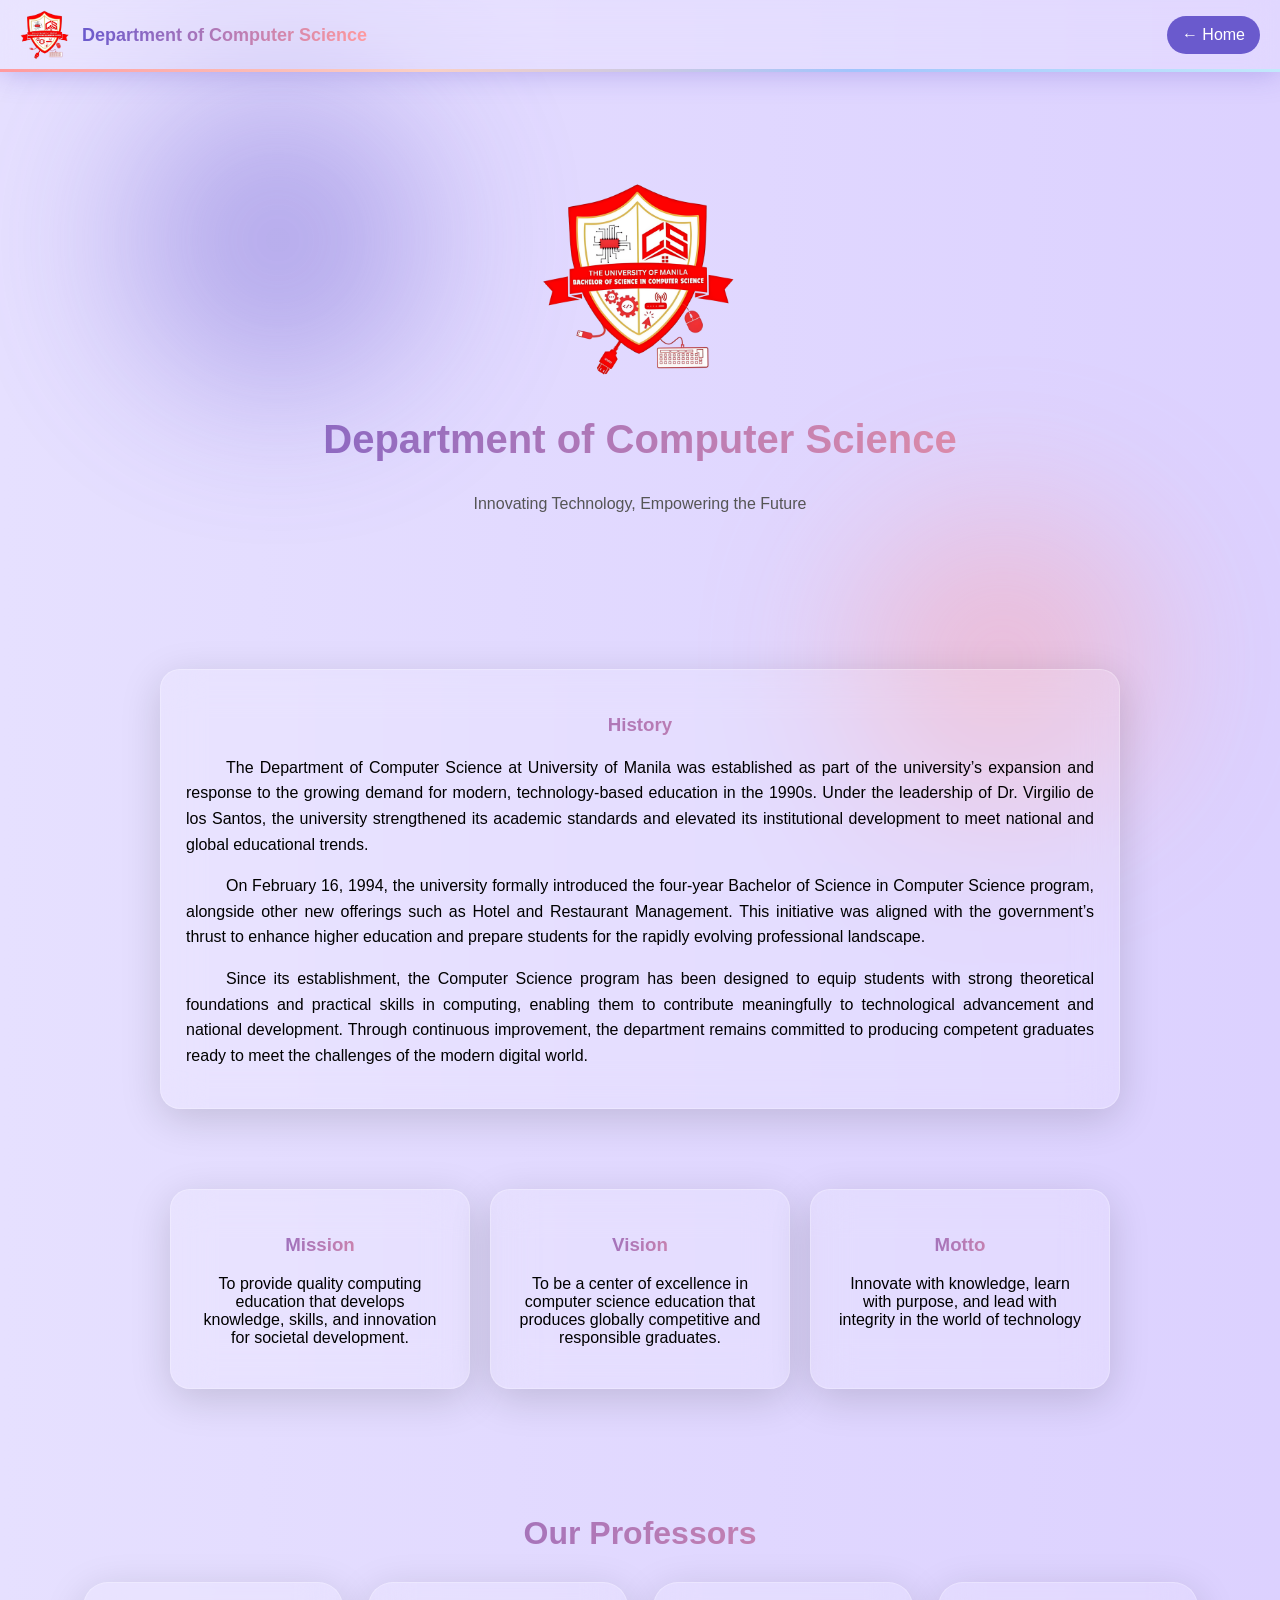
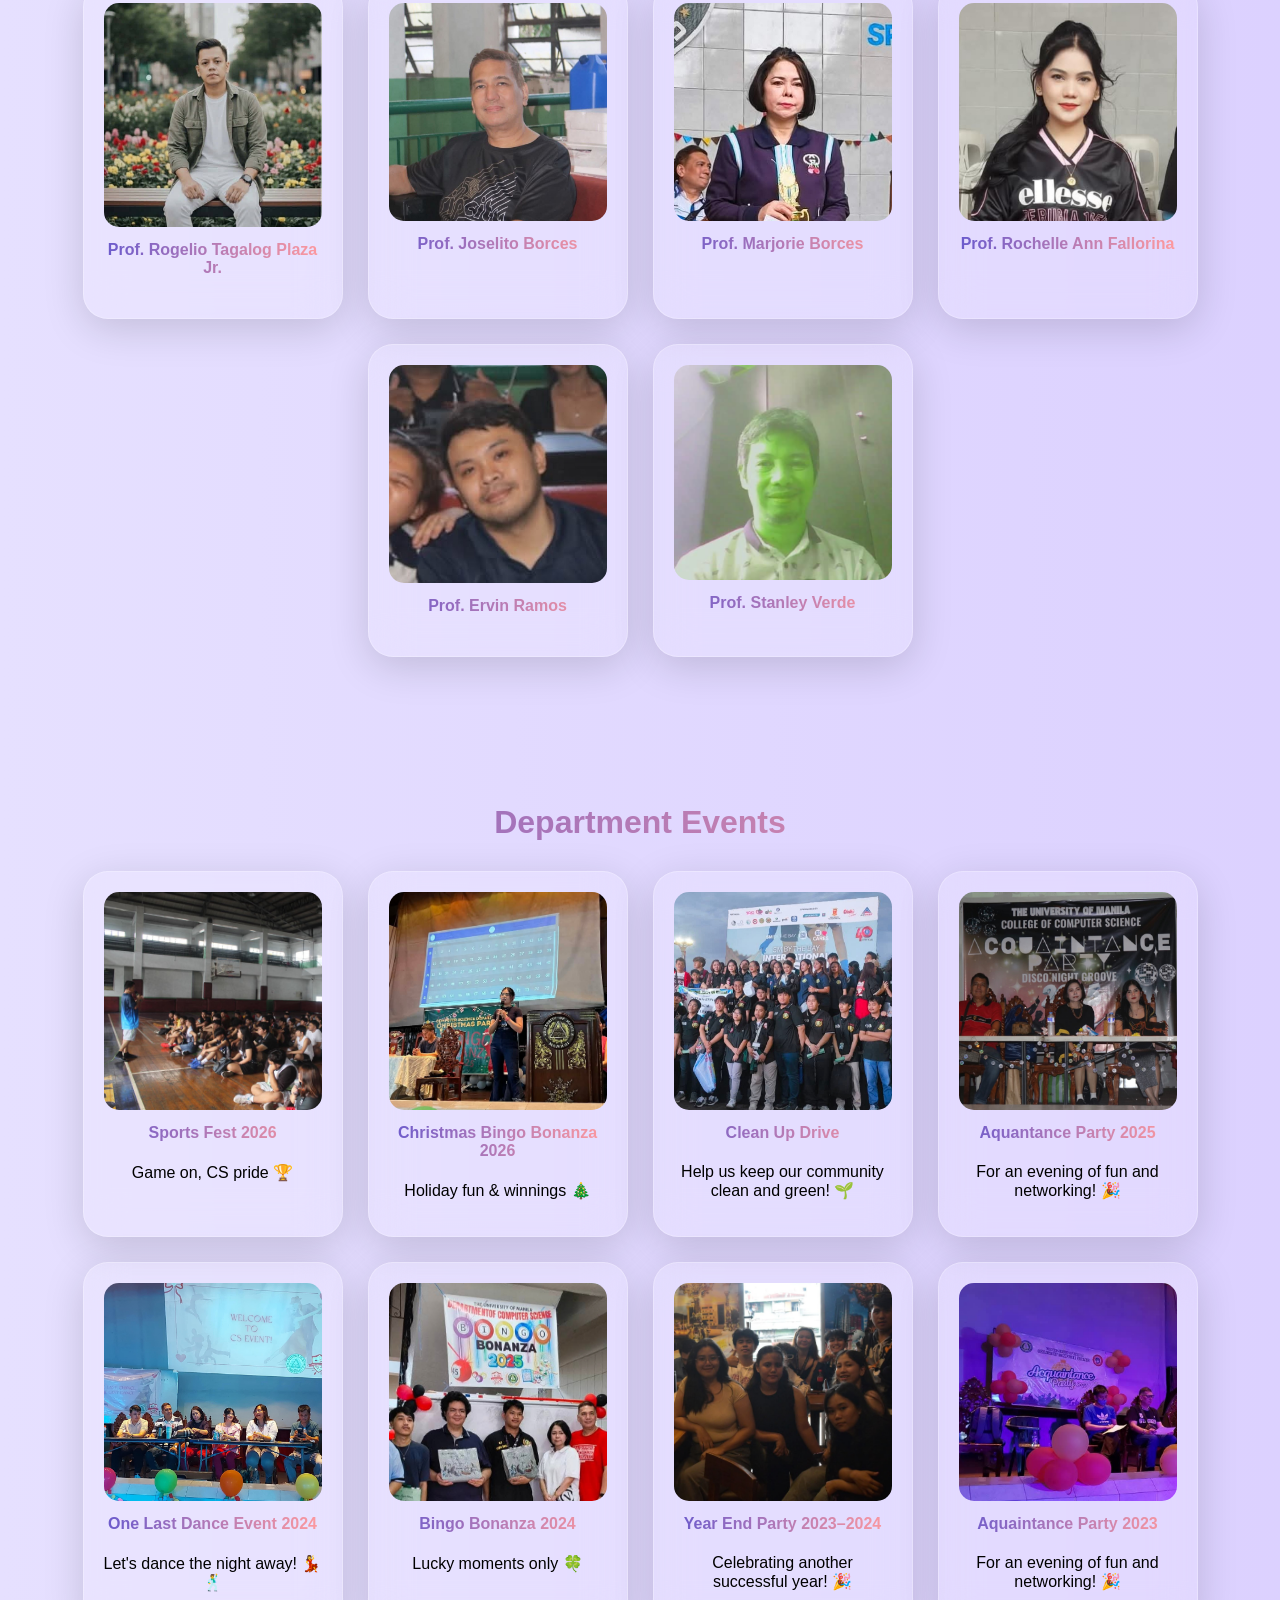
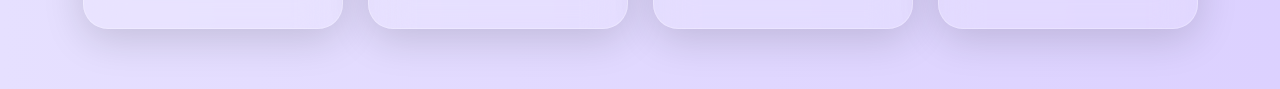
<file: ComSie Page/index.html>
<!DOCTYPE html>
<html lang="en">
<head>
    <meta charset="UTF-8">
    <meta name="viewport" content="width=device-width, initial-scale=1.0">
    <title>Department of Computer Science</title>
    <link rel="stylesheet" href="style.css">
</head>

<body>

<div class="blob blob1"></div>
<div class="blob blob2"></div>
<!-- NAVBAR -->
<nav class="navbar">
    <div class="brand">
        <img src="CS LOGO.png">
        <span class="brand-name">Department of Computer Science</span>
    </div>

    <!-- BACK BUTTON -->
    <a href="../index.html" class="back-home">← Home</a>
</nav>

<!-- HERO -->
<section class="hero fade">
    <img src="CS LOGO.png" class="hero-logo">
    <h1>Department of Computer Science</h1>
    <p>Innovating Technology, Empowering the Future</p>
</section>

<!-- HISTORY -->
<section class="info fade history-section">
    <div class="card history-card">
        <h3>History</h3>
        <p class="history-text">
            The Department of Computer Science at University of Manila was established as part of the university’s expansion and response to the growing demand for modern, technology-based education in the 1990s. Under the leadership of Dr. Virgilio de los Santos, the university strengthened its academic standards and elevated its institutional development to meet national and global educational trends.
        </p>

        <p class="history-text">
            On February 16, 1994, the university formally introduced the four-year Bachelor of Science in Computer Science program, alongside other new offerings such as Hotel and Restaurant Management. This initiative was aligned with the government’s thrust to enhance higher education and prepare students for the rapidly evolving professional landscape.
        </p>

        <p class="history-text">
            Since its establishment, the Computer Science program has been designed to equip students with strong theoretical foundations and practical skills in computing, enabling them to contribute meaningfully to technological advancement and national development. Through continuous improvement, the department remains committed to producing competent graduates ready to meet the challenges of the modern digital world.
        </p>
    </div>
</section>

<!-- MISSION VISION MOTTO -->
<section class="info fade">
    <div class="card">
        <h3>Mission</h3>
        <p>To provide quality computing education that develops knowledge, skills, and innovation for societal development.</p>
    </div>

    <div class="card">
        <h3>Vision</h3>
        <p>To be a center of excellence in computer science education that produces globally competitive and responsible graduates.</p>
    </div>

    <div class="card">
        <h3>Motto</h3>
        <p>Innovate with knowledge, learn with purpose, and lead with integrity in the world of technology</p>
    </div>
</section>

<!-- PROFESSORS -->
<section class="products fade">
    <h2>Our Professors</h2>

    <div class="product-grid">

        <div class="product-card">
            <img src="PLAZA.jpg">
            <h4>Prof. Rogelio Tagalog Plaza Jr.</h4>
            <p></p>
        </div>

        <div class="product-card">
            <img src="J BORCES.jpg">
            <h4>Prof. Joselito Borces</h4>
            <p></p>
        </div>

        <div class="product-card">
            <img src="M BORCES.jpg">
            <h4>Prof. Marjorie Borces</h4>
            <p></p>
        </div>

        <div class="product-card">
            <img src="ROCH.jpg">
            <h4>Prof. Rochelle Ann Fallorina</h4>
            <p></p>
        </div>

        <div class="product-card">
            <img src="ERVIN.jpg">
            <h4>Prof. Ervin Ramos</h4>
            <p></p>
        </div>

        <div class="product-card">
            <img src="VERDE.jpg">
            <h4>Prof. Stanley Verde</h4>
            <p></p>
        </div>

    </div>
</section>

<!-- EVENTS -->
<section class="products fade">
    <h2>Department Events</h2>

    <div class="product-grid">

        <div class="product-card">
            <img src="Sports Fest 2026.jpg">
            <h4>Sports Fest 2026</h4>
            <p>Game on, CS pride 🏆</p>
        </div>

        <div class="product-card">
            <img src="Christmas Bingo Bonanza 2026.jpg">
            <h4>Christmas Bingo Bonanza 2026</h4>
            <p>Holiday fun & winnings 🎄</p>
        </div>

        <div class="product-card">
            <img src="Clean Up Drive.jpg">
            <h4>Clean Up Drive</h4>
            <p>Help us keep our community clean and green! 🌱</p>
        </div>

        <div class="product-card">
            <img src="Aquantance Party 2025.jpg">
            <h4>Aquantance Party 2025</h4>
            <p>For an evening of fun and networking! 🎉</p>
        </div>

        <div class="product-card">
            <img src="One Last Dance Event 2024.jpg">
            <h4>One Last Dance Event 2024</h4>
            <p>Let's dance the night away! 💃🕺</p>
        </div>

        <div class="product-card">
            <img src="Bingo Bonanza 2024.jpg">
            <h4>Bingo Bonanza 2024</h4>
            <p>Lucky moments only 🍀</p>
        </div>

        <div class="product-card">
            <img src="Year End Party 2023–2024.jpg">
            <h4>Year End Party 2023–2024</h4>
            <p>Celebrating another successful year! 🎉</p>
        </div>

        <div class="product-card">
            <img src="Aquaintance Party 2023.jpg">
            <h4>Aquaintance Party 2023</h4>
            <p>For an evening of fun and networking! 🎉</p>
        </div>

    </div>
</section>

</body>
</html>
</file>
<file: ComSie Page/style.css>
/* ================= GLOBAL ================= */
*{
    box-sizing:border-box;
    font-family:'Segoe UI',sans-serif;
}

body{
    margin:0;
    padding-top:80px;
    background:linear-gradient(270deg,#e6e0ff,#d9ccff,#cbb8ff,#e6e0ff);
    background-size:800% 800%;
    animation:bgMove 20s ease infinite;
}

@keyframes bgMove{
    0%{background-position:0% 50%;}
    50%{background-position:100% 50%;}
    100%{background-position:0% 50%;}
}

/* ================= NAVBAR ================= */
.navbar{
    position: fixed;
    top: 0;
    left: 0;
    width: 100%;
    z-index: 1000;
    padding: 16px 40px;
    background: rgba(255,255,255,0.15);
    backdrop-filter: blur(15px);
    border-bottom: 1px solid rgba(255,255,255,0.3);
    box-shadow: 0 0 30px rgba(106,90,205,0.4);
    transition: box-shadow .3s ease;
}

.navbar.scrolled{
    box-shadow: 0 8px 30px rgba(106,90,205,0.3);
}

.navbar::after{
    content:"";
    position:absolute;
    left:0;
    bottom:-2px;
    width:100%;
    height:3px;
    background: linear-gradient(90deg,#ff9a9e,#fad0c4,#a1c4fd,#c2e9fb);
    animation: glowLine 5s linear infinite;
}

@keyframes glowLine{
    0%{filter:hue-rotate(0deg);} 
    100%{filter:hue-rotate(360deg);} 
}

.brand{
    display:flex;
    align-items:center;
    gap:12px;
}

.brand img{width:50px;}

.brand span{
    font-weight:600;
    font-size:18px;
    background: linear-gradient(90deg,#6a5acd,#ff9a9e);
    -webkit-background-clip:text;
    background-clip:text;
    -webkit-text-fill-color:transparent;
}

/* ================= HERO ================= */
.hero{
    text-align:center;
    padding:100px 20px;
}

.hero-logo{
    width:200px;
}

.hero h1{
    font-size:40px;
    background:linear-gradient(90deg,#6a5acd,#ff9a9e);
    -webkit-background-clip:text;
    -webkit-text-fill-color:transparent;
}

.hero p{
    color:#555;
}

/* ================= CARDS ================= */
.info{
    display:flex;
    justify-content:center;
    gap:20px;
    flex-wrap:wrap;
    padding:40px;
}

.card{
    width:300px;
    padding:25px;
    border-radius:20px;
    background:rgba(255,255,255,0.2);
    backdrop-filter:blur(15px);
    box-shadow:0 8px 30px rgba(0,0,0,0.2);
    text-align:center;
}

.card h3{
    background:linear-gradient(90deg,#6a5acd,#ff9a9e);
    -webkit-background-clip:text;
    -webkit-text-fill-color:transparent;
}

/* ================= GRID ================= */
.products{
    text-align:center;
    padding:60px 20px;
}

.products h2{
    font-size:2rem;
    margin-bottom:30px;
    background:linear-gradient(90deg,#6a5acd,#ff9a9e);
    -webkit-background-clip:text;
    -webkit-text-fill-color:transparent;
}

.product-grid{
    display:flex;
    flex-wrap:wrap;
    justify-content:center;
    gap:25px;
}

/* ================= CARDS (PROF / EVENTS) ================= */
.product-card{
    width:260px;
    padding:20px;
    border-radius:25px;
    background:rgba(255,255,255,0.2);
    backdrop-filter:blur(20px);
    box-shadow:0 0 25px rgba(106,90,205,.3);
    transition:.4s;
}

.product-card:hover{
    transform:translateY(-10px) scale(1.05);
}

.product-card img{
    width:100%;
    border-radius:15px;
}

.product-card h4{
    margin-top:10px;
    background:linear-gradient(90deg,#6a5acd,#ff9a9e);
    -webkit-background-clip:text;
    -webkit-text-fill-color:transparent;
}

.card, .product-card{
    background: rgba(255,255,255,0.15);
    border: 1px solid rgba(255,255,255,0.25);
    backdrop-filter: blur(20px);
    box-shadow: 0 10px 40px rgba(0,0,0,0.15);
}

/* ================= FADE ================= */
.fade{
    opacity:1;   /* CHANGE THIS */
    transform:translateY(0);
}

.fade.show{
    opacity:1;
    transform:translateY(0);
}

/* ================= RESPONSIVE ================= */
@media(max-width:768px){
    .info{
        flex-direction:column;
        align-items:center;
    }

    .product-card{
        width:90%;
    }

    .hero h1{
        font-size:28px;
    }
}

.blob{
    position: fixed;
    width: 300px;
    height: 300px;
    border-radius: 50%;
    filter: blur(80px);
    opacity: 0.4;
    z-index: -1;
    animation: float 10s infinite ease-in-out;
}

.blob1{
    background: #6a5acd;
    top: 10%;
    left: 10%;
}

.blob2{
    background: #ff9a9e;
    bottom: 10%;
    right: 10%;
    animation-delay: 2s;
}

@keyframes float{
    0%,100%{ transform: translate(0,0); }
    50%{ transform: translate(40px,-40px); }
}

.history-text {
    text-align: justify;
    line-height: 1.6;
    word-wrap: break-word;
    margin-bottom: 15px;
    text-indent: 40px;
}

.history-card {
    width: 80%;        /* adjust as you like: 70%, 85%, 900px */
    max-width: 1000px; /* keeps it clean on large screens */
}

.navbar{
    display:flex;
    justify-content:space-between;
    align-items:center;
    padding:10px 20px;
}

.back-home{
    margin-left:auto;   /* pushes it to the right */
    padding:10px 15px;
    background:#6a5acd;
    color:white;
    text-decoration:none;
    border-radius:20px;
    transition:0.3s;
}

.back-home:hover{
    transform:scale(1.05);
    background:#7b6df0;
}
</file>
